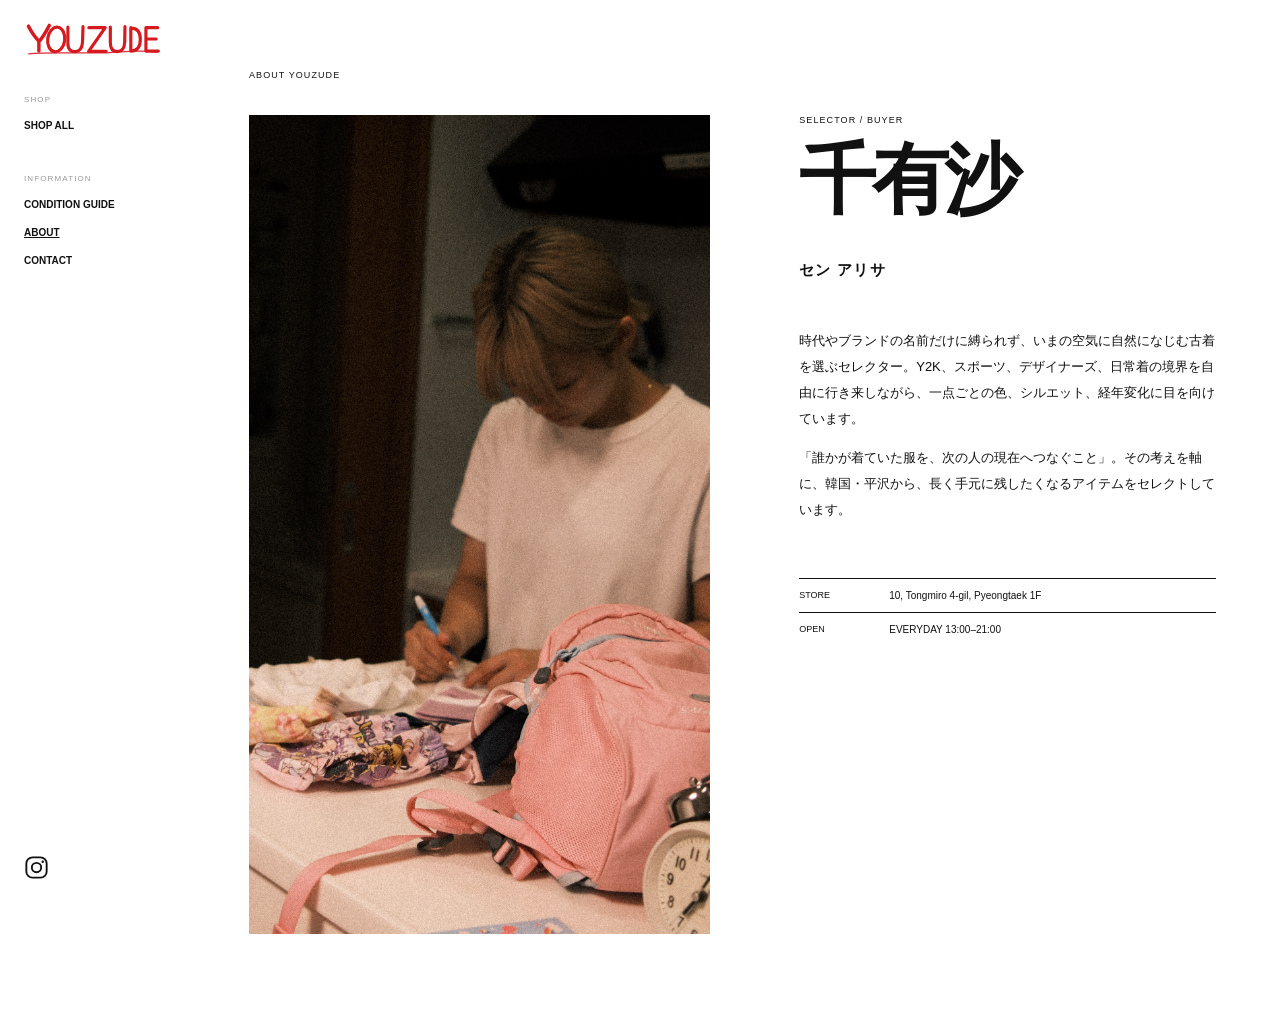
<file: about.html>
<!doctype html><html lang="ja"><head><meta charset="utf-8"><meta name="viewport" content="width=device-width,initial-scale=1"><title>About — YOUZUDE</title><link rel="icon" href="assets/favicon.svg"><link rel="stylesheet" href="page.css?v=1"><link rel="stylesheet" href="page2.css?v=3"></head><body>
<header class="page-head"><a href="index.html"><img src="assets/youzude-logo.svg?v=4" alt="YOUZUDE"></a><nav><p>SHOP</p><a class="bilingual" href="index.html"><span>SHOP ALL</span><span>商品を見る</span></a><p>INFORMATION</p><a class="bilingual" href="condition.html"><span>CONDITION GUIDE</span><span>商品の状態</span></a><a class="active bilingual" href="about.html"><span>ABOUT</span><span>私たちについて</span></a><a class="bilingual" href="contact.html"><span>CONTACT</span><span>お問い合わせ</span></a></nav><a class="ig" href="https://www.instagram.com/youzude_pyeongtaek/" target="_blank" aria-label="Instagram"><img src="assets/instagram.svg" alt=""></a></header>
<main class="page-main about-page"><p class="eyebrow">ABOUT YOUZUDE</p><section class="selector"><figure><img src="assets/selector-arisa.jpeg" alt="千有沙（セン アリサ）"></figure><div><p class="role">SELECTOR / BUYER</p><h1>千有沙<br><small>セン アリサ</small></h1><p class="bio">時代やブランドの名前だけに縛られず、いまの空気に自然になじむ古着を選ぶセレクター。Y2K、スポーツ、デザイナーズ、日常着の境界を自由に行き来しながら、一点ごとの色、シルエット、経年変化に目を向けています。</p><p class="bio">「誰かが着ていた服を、次の人の現在へつなぐこと」。その考えを軸に、韓国・平沢から、長く手元に残したくなるアイテムをセレクトしています。</p><dl><div><dt>STORE</dt><dd>10, Tongmiro 4-gil, Pyeongtaek 1F</dd></div><div><dt>OPEN</dt><dd>EVERYDAY 13:00–21:00</dd></div></dl></div></section></main></body></html>
</file>
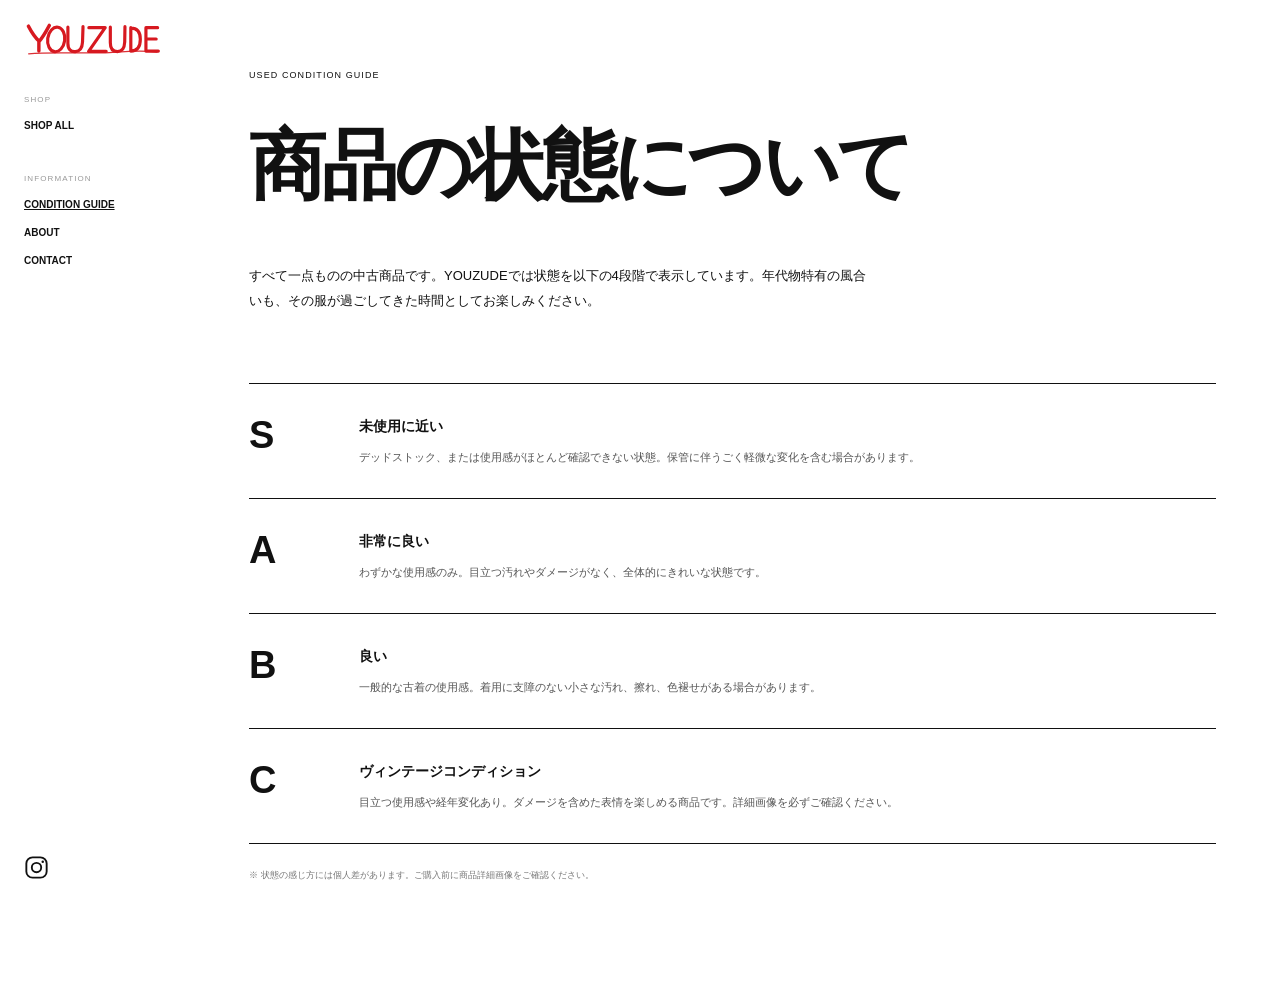
<file: condition.html>
<!doctype html><html lang="ja"><head><meta charset="utf-8"><meta name="viewport" content="width=device-width,initial-scale=1"><title>Condition Guide — YOUZUDE</title><link rel="icon" href="assets/favicon.svg"><link rel="stylesheet" href="page.css?v=1"><link rel="stylesheet" href="page2.css?v=3"></head><body>
<header class="page-head"><a href="index.html"><img src="assets/youzude-logo.svg?v=4" alt="YOUZUDE"></a><nav><p>SHOP</p><a class="bilingual" href="index.html"><span>SHOP ALL</span><span>商品を見る</span></a><p>INFORMATION</p><a class="active bilingual" href="condition.html"><span>CONDITION GUIDE</span><span>商品の状態</span></a><a class="bilingual" href="about.html"><span>ABOUT</span><span>私たちについて</span></a><a class="bilingual" href="contact.html"><span>CONTACT</span><span>お問い合わせ</span></a></nav><a class="ig" href="https://www.instagram.com/youzude_pyeongtaek/" target="_blank" aria-label="Instagram"><img src="assets/instagram.svg" alt=""></a></header>
<main class="page-main"><p class="eyebrow">USED CONDITION GUIDE</p><h1>商品の状態について</h1><p class="intro">すべて一点ものの中古商品です。YOUZUDEでは状態を以下の4段階で表示しています。年代物特有の風合いも、その服が過ごしてきた時間としてお楽しみください。</p><div class="grade-list"><article><b>S</b><div><h2>未使用に近い</h2><p>デッドストック、または使用感がほとんど確認できない状態。保管に伴うごく軽微な変化を含む場合があります。</p></div></article><article><b>A</b><div><h2>非常に良い</h2><p>わずかな使用感のみ。目立つ汚れやダメージがなく、全体的にきれいな状態です。</p></div></article><article><b>B</b><div><h2>良い</h2><p>一般的な古着の使用感。着用に支障のない小さな汚れ、擦れ、色褪せがある場合があります。</p></div></article><article><b>C</b><div><h2>ヴィンテージコンディション</h2><p>目立つ使用感や経年変化あり。ダメージを含めた表情を楽しめる商品です。詳細画像を必ずご確認ください。</p></div></article></div><p class="note">※ 状態の感じ方には個人差があります。ご購入前に商品詳細画像をご確認ください。</p></main></body></html>
</file>
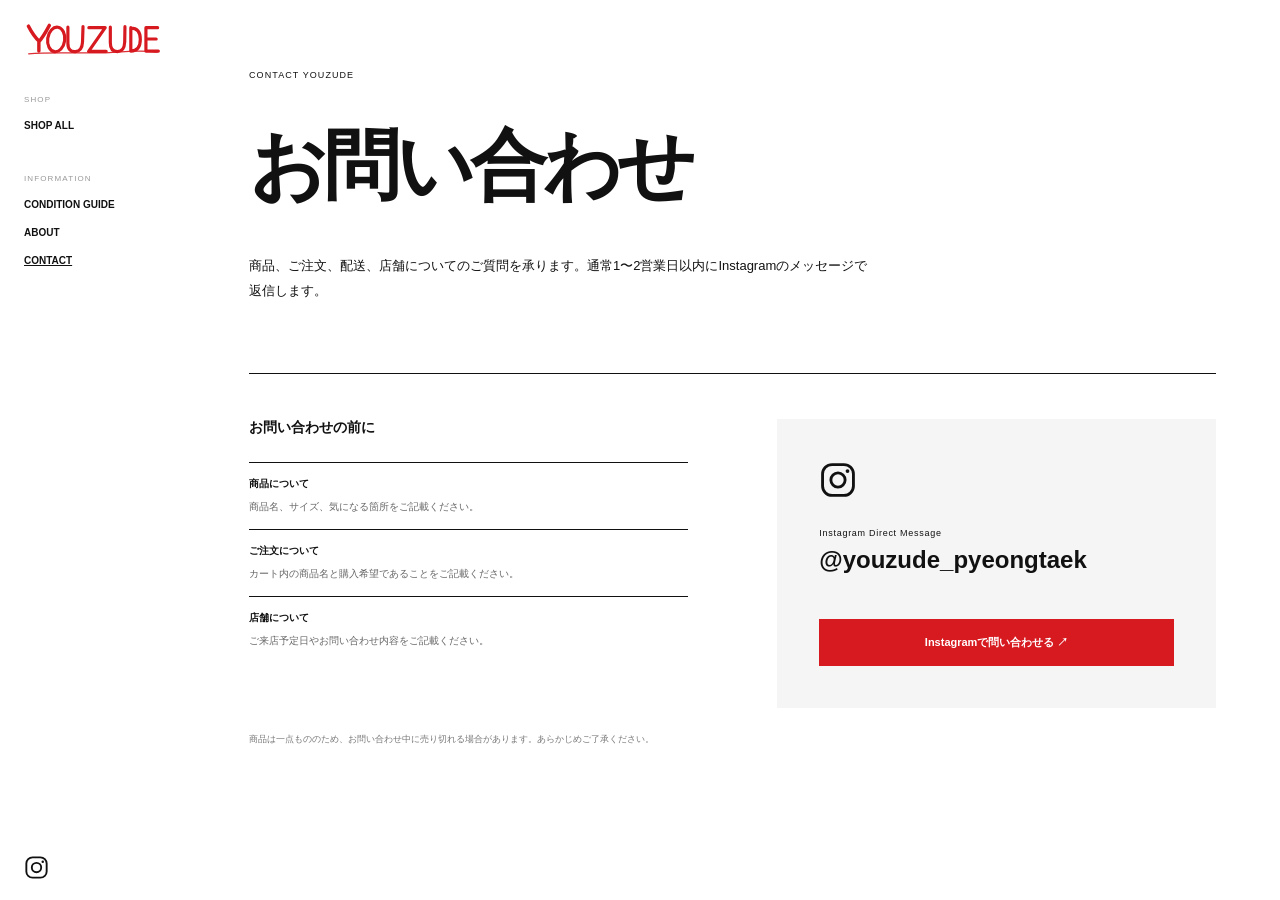
<file: contact.html>
<!doctype html><html lang="ja"><head><meta charset="utf-8"><meta name="viewport" content="width=device-width,initial-scale=1"><title>Contact — YOUZUDE</title><link rel="icon" href="assets/favicon.svg"><link rel="stylesheet" href="page.css?v=1"><link rel="stylesheet" href="page2.css?v=3"></head><body>
<header class="page-head"><a href="index.html"><img src="assets/youzude-logo.svg?v=4" alt="YOUZUDE"></a><nav><p>SHOP</p><a class="bilingual" href="index.html"><span>SHOP ALL</span><span>商品を見る</span></a><p>INFORMATION</p><a class="bilingual" href="condition.html"><span>CONDITION GUIDE</span><span>商品の状態</span></a><a class="bilingual" href="about.html"><span>ABOUT</span><span>私たちについて</span></a><a class="active bilingual" href="contact.html"><span>CONTACT</span><span>お問い合わせ</span></a></nav><a class="ig" href="https://www.instagram.com/youzude_pyeongtaek/" target="_blank" aria-label="Instagram"><img src="assets/instagram.svg" alt=""></a></header>
<main class="page-main contact-page"><p class="eyebrow">CONTACT YOUZUDE</p><h1>お問い合わせ</h1><p class="intro">商品、ご注文、配送、店舗についてのご質問を承ります。通常1〜2営業日以内にInstagramのメッセージで返信します。</p><section class="contact-grid"><div><h2>お問い合わせの前に</h2><dl><div><dt>商品について</dt><dd>商品名、サイズ、気になる箇所をご記載ください。</dd></div><div><dt>ご注文について</dt><dd>カート内の商品名と購入希望であることをご記載ください。</dd></div><div><dt>店舗について</dt><dd>ご来店予定日やお問い合わせ内容をご記載ください。</dd></div></dl></div><div class="contact-card"><img src="assets/instagram.svg" alt=""><p>Instagram Direct Message</p><h2>@youzude_pyeongtaek</h2><a href="https://www.instagram.com/youzude_pyeongtaek/" target="_blank" rel="noreferrer">Instagramで問い合わせる ↗</a></div></section><p class="contact-note">商品は一点もののため、お問い合わせ中に売り切れる場合があります。あらかじめご了承ください。</p></main></body></html>
</file>
<file: page.css>
*{box-sizing:border-box}html,body{margin:0;color:#111;background:#fff;font-family:Arial,"Noto Sans JP",sans-serif}.page-head{position:fixed;inset:0 auto 0 0;width:185px;padding:20px 24px;background:#fff;display:flex;flex-direction:column;z-index:5}.page-head>a:first-child{width:132px}.page-head>a img{width:100%;display:block}.page-head nav{display:flex;flex-direction:column;align-items:flex-start;gap:8px;margin-top:38px}.page-head nav a{font-size:10px;font-weight:700;color:#111;text-decoration:none}.page-head nav a.active{text-decoration:underline}.page-head .ig{width:25px;margin-top:auto}.page-main{margin-left:185px;min-height:100vh;padding:70px 5vw 100px}.eyebrow{font-size:9px;letter-spacing:.12em;margin:0 0 35px}.page-main>h1{font-size:clamp(36px,6vw,86px);letter-spacing:-.06em;margin:0 0 45px}.intro{max-width:620px;font-size:13px;line-height:1.9;margin-bottom:70px}.grade-list{border-top:1px solid}.grade-list article{display:grid;grid-template-columns:110px 1fr;padding:30px 0;border-bottom:1px solid}.grade-list article>b{font-size:38px}.grade-list h2{font-size:14px;margin:4px 0 12px}.grade-list p{max-width:650px;font-size:11px;line-height:1.8;color:#555;margin:0}.note{font-size:9px;color:#777;margin-top:25px}.selector{display:grid;grid-template-columns:minmax(320px,1.05fr) minmax(320px,.95fr);gap:7vw;align-items:start}.selector figure{margin:0}.selector figure img{width:100%;display:block}.selector .role{font-size:9px;letter-spacing:.12em;margin:0 0 20px}.selector h1{font-size:clamp(40px,6vw,84px);line-height:.9;letter-spacing:-.06em;margin:0 0 45px}.selector h1 small{font-size:.2em;letter-spacing:.08em}.bio{font-size:13px;line-height:2;max-width:600px}.selector dl{margin-top:55px}.selector dl div{display:grid;grid-template-columns:90px 1fr;border-top:1px solid;padding:11px 0;font-size:10px}.selector dt{font-size:9px}.selector dd{margin:0}@media(max-width:800px){.page-head{position:relative;width:auto;height:64px;padding:10px 15px;flex-direction:row;align-items:center}.page-head>a:first-child{width:105px}.page-head nav{margin:0 40px 0 auto;flex-direction:row;gap:12px}.page-head .ig{width:24px;margin:0}.page-main{margin:0;padding:50px 18px 80px}.selector{grid-template-columns:1fr}.selector figure{max-width:620px}.grade-list article{grid-template-columns:65px 1fr}}@media(max-width:520px){.page-head nav a:nth-child(2){display:none}.page-head nav{margin-left:auto;margin-right:18px}.selector h1{margin-bottom:30px}}
</file>
<file: page2.css>
.page-head>a:first-child{width:139px}.page-head nav{gap:12px}.page-head nav>p{font-size:8px;letter-spacing:.14em;color:#999;margin:28px 0 2px}.page-head nav>p:first-child{margin-top:0}.bilingual{position:relative;display:grid!important;align-items:center;height:16px;min-height:16px;line-height:16px}.bilingual span{grid-area:1/1;display:flex!important;align-items:center;height:16px;line-height:16px;transition:opacity .18s ease}.bilingual span:nth-child(2){position:static!important;opacity:0;white-space:nowrap;color:inherit;padding-top:1px}.bilingual:hover span:first-child,.bilingual:focus-visible span:first-child{opacity:0}.bilingual:hover span:nth-child(2),.bilingual:focus-visible span:nth-child(2){opacity:1}.page-head .ig{transition:transform .25s ease}.page-head .ig img{transition:filter .25s ease}.page-head .ig:hover{transform:scale(1.16)}.page-head .ig:hover img{filter:invert(17%) sepia(96%) saturate(4307%) hue-rotate(351deg) brightness(91%) contrast(91%)}.contact-page>h1{font-size:clamp(40px,6vw,86px);letter-spacing:-.06em;margin:0 0 35px}.contact-grid{display:grid;grid-template-columns:1fr 1fr;gap:7vw;border-top:1px solid;padding-top:45px}.contact-grid h2{font-size:14px;margin:0 0 25px}.contact-grid dl{margin:0}.contact-grid dl div{border-top:1px solid;padding:14px 0}.contact-grid dt{font-size:10px;font-weight:700;margin-bottom:7px}.contact-grid dd{font-size:10px;line-height:1.7;color:#666;margin:0}.contact-card{background:#f5f5f5;padding:42px}.contact-card>img{width:38px}.contact-card>p{font-size:9px;letter-spacing:.08em;margin:25px 0 8px}.contact-card h2{font-size:24px;margin-bottom:45px}.contact-card a{display:block;background:#d71920;color:#fff;text-align:center;padding:16px;text-decoration:none;font-size:11px;font-weight:700}.contact-note{font-size:9px;color:#777;margin-top:25px}@media(max-width:800px){.page-head nav>p{display:none}.page-head nav{flex-direction:row;gap:15px}.contact-grid{grid-template-columns:1fr}.contact-card{padding:30px}}@media(max-width:560px){.page-head nav a:nth-of-type(2),.page-head nav a:nth-of-type(3){display:none}}
</file>
